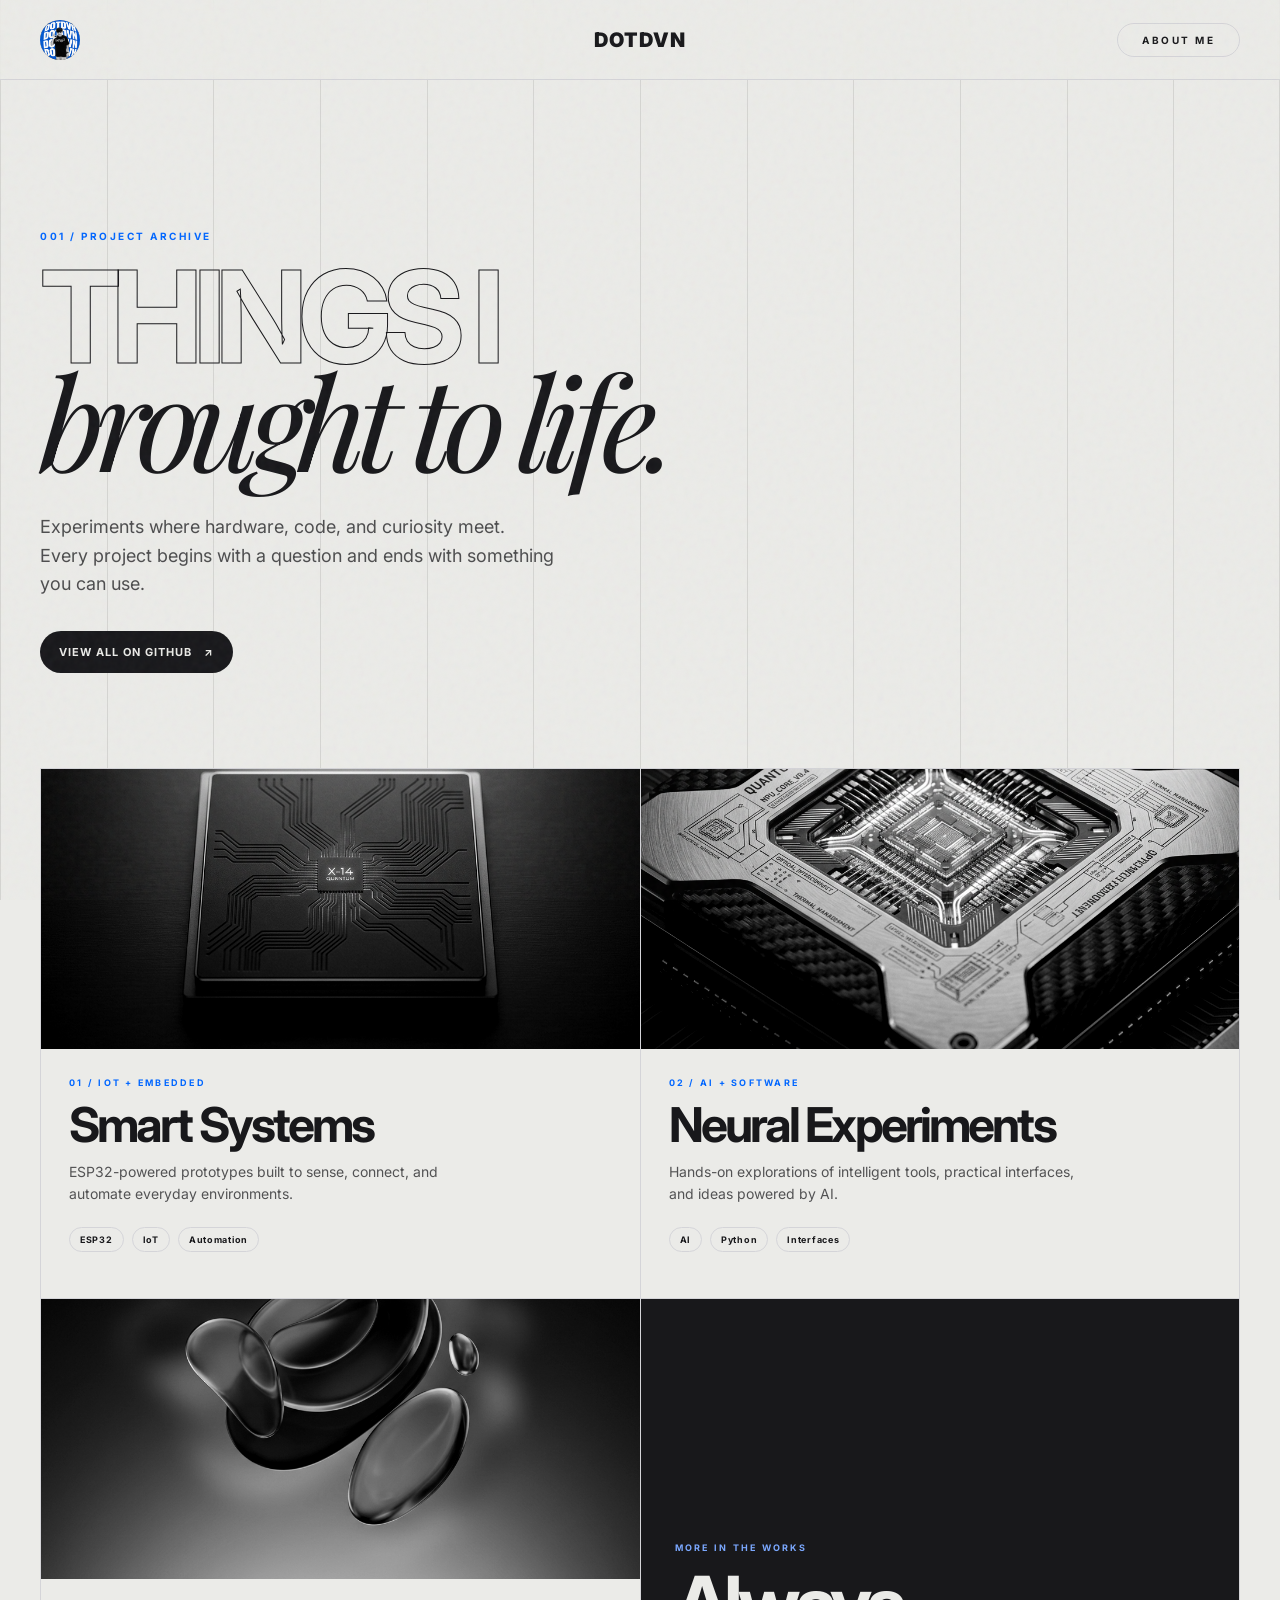
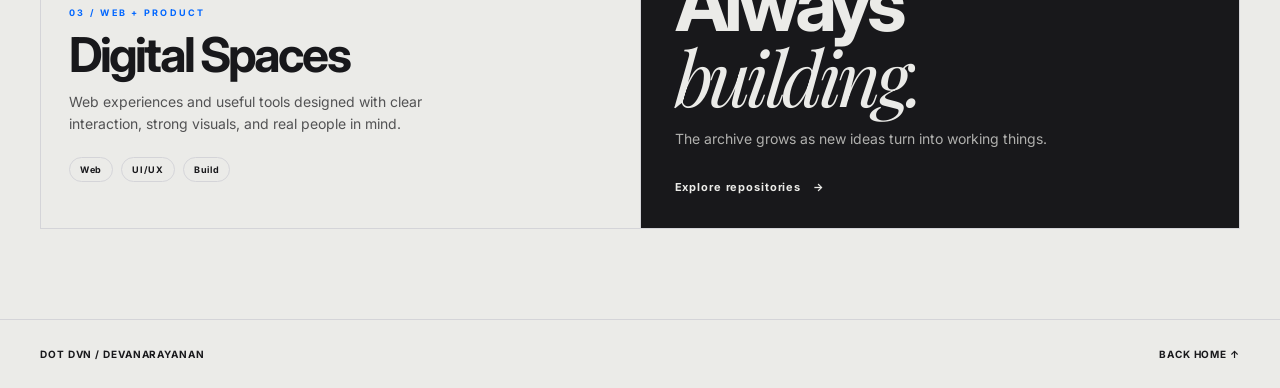
<file: projects.html>
<!DOCTYPE html>
<html lang="en">
<head>
  <meta charset="UTF-8">
  <meta name="viewport" content="width=device-width, initial-scale=1.0">
  <title>Projects | DOT DVN — Devanarayanan</title>
  <meta name="description" content="A selection of electronics, IoT, AI, and software projects by Devanarayanan, also known as DOT DVN.">
  <meta name="robots" content="index, follow">
  <link rel="canonical" href="https://dotdvn.me/projects.html">
  <link rel="icon" type="image/png" href="logo.png">
  <link rel="preconnect" href="https://fonts.googleapis.com">
  <link rel="preconnect" href="https://fonts.gstatic.com" crossorigin>
  <link href="https://fonts.googleapis.com/css2?family=Inter:wght@400;700;900&family=Playfair+Display:ital,wght@0,400;1,400&display=swap" rel="stylesheet">
  <link rel="stylesheet" href="styles.css">
</head>
<body class="projects-page">
  <div class="noise-overlay"></div>
  <div class="grid-lines-container" aria-hidden="true">
    <div class="grid-line"></div><div class="grid-line"></div><div class="grid-line"></div><div class="grid-line"></div><div class="grid-line"></div><div class="grid-line"></div><div class="grid-line"></div><div class="grid-line"></div><div class="grid-line"></div><div class="grid-line"></div><div class="grid-line"></div><div class="grid-line"></div>
  </div>
  <header class="sticky-header">
    <div class="header-left"><a href="index.html" class="logo-link"><img src="logo.png" alt="DOTDVN Logo" class="logo-img"></a></div>
    <div class="header-center"><span class="logo-sans">DOTDVN</span></div>
    <div class="header-right"><a href="index.html#about" class="cta-button-link"><span class="cta-button">ABOUT ME</span></a></div>
  </header>
  <main class="projects-main">
    <section class="projects-intro animate-reveal">
      <p class="technical-label">001 / PROJECT ARCHIVE</p>
      <h1><span class="stroke-text">THINGS I</span><br><span class="serif-italic">brought to life.</span></h1>
      <p>Experiments where hardware, code, and curiosity meet. Every project begins with a question and ends with something you can use.</p>
      <a class="projects-github-link" href="https://github.com/dotdvn" target="_blank" rel="noopener noreferrer">VIEW ALL ON GITHUB <span aria-hidden="true">↗</span></a>
    </section>
    <section id="projects-grid" class="projects-grid" aria-label="Selected projects" aria-live="polite">
      <article class="project-card project-card-featured animate-reveal">
        <div class="project-card-image"><img src="hero_microchip.png" alt="Electronic circuit board used to represent embedded system projects"></div>
        <div class="project-card-content"><p class="technical-label">01 / IOT + EMBEDDED</p><h2>Smart Systems</h2><p>ESP32-powered prototypes built to sense, connect, and automate everyday environments.</p><div class="project-tags"><span>ESP32</span><span>IoT</span><span>Automation</span></div></div>
      </article>
      <article class="project-card animate-reveal">
        <div class="project-card-image"><img src="hero_neural_core.png" alt="Abstract neural network visual representing artificial intelligence experiments"></div>
        <div class="project-card-content"><p class="technical-label">02 / AI + SOFTWARE</p><h2>Neural Experiments</h2><p>Hands-on explorations of intelligent tools, practical interfaces, and ideas powered by AI.</p><div class="project-tags"><span>AI</span><span>Python</span><span>Interfaces</span></div></div>
      </article>
      <article class="project-card animate-reveal">
        <div class="project-card-image"><img src="hero_abstract_v2.png" alt="Abstract blue technology artwork representing web and software projects"></div>
        <div class="project-card-content"><p class="technical-label">03 / WEB + PRODUCT</p><h2>Digital Spaces</h2><p>Web experiences and useful tools designed with clear interaction, strong visuals, and real people in mind.</p><div class="project-tags"><span>Web</span><span>UI/UX</span><span>Build</span></div></div>
      </article>
      <article class="project-card project-card-note animate-reveal">
        <p class="technical-label">MORE IN THE WORKS</p>
        <h2>Always<br><span class="serif-italic">building.</span></h2>
        <p>The archive grows as new ideas turn into working things.</p>
        <a href="https://github.com/dotdvn" target="_blank" rel="noopener noreferrer">Explore repositories <span aria-hidden="true">→</span></a>
      </article>
    </section>
  </main>
  <script src="projects.js"></script>
  <footer class="projects-footer"><span>DOT DVN / DEVANARAYANAN</span><a href="index.html">BACK HOME ↑</a></footer>
</body>
</html>
</file>
<file: styles.css>
html {
    scroll-behavior: smooth;
}

:root {

    --bg-color: #EBEBE8;
    --fg-color: #18181B;
    --accent-blue: #0066FF;
    --border-color: #D4D4D8;
    --status-green: #22C55E;

    --font-sans: 'Inter', sans-serif;
    --font-serif: 'Playfair Display', serif;

    --max-width: 1600px;
    --grid-columns: 12;

    --transition-curve: cubic-bezier(0.16, 1, 0.3, 1);
    --reveal-duration: 1.2s;
}

@keyframes revealUp {
    from {
        opacity: 0;
        transform: translateY(40px);
    }

    to {
        opacity: 1;
        transform: translateY(0);
    }
}

@keyframes fadeIn {
    from {
        opacity: 0;
    }

    to {
        opacity: 1;
    }
}

@keyframes clipReveal {
    from {
        clip-path: inset(100% 0 0 0);
    }

    to {
        clip-path: inset(0% 0 0 0);
    }
}

.animate-reveal {
    opacity: 0;
    animation: revealUp var(--reveal-duration) var(--transition-curve) forwards;
}

.animate-fade {
    opacity: 0;
    animation: fadeIn 1s ease forwards;
}

.animate-clip {
    animation: clipReveal 1.5s var(--transition-curve) forwards;
}


* {
    margin: 0;
    padding: 0;
    box-sizing: border-box;
}

html,
body {
    width: 100%;
    min-height: 100vh;
    background-color: var(--bg-color);
    color: var(--fg-color);
    font-family: var(--font-sans);
    overflow-x: hidden;
    scroll-behavior: smooth;
}

.noise-overlay {
    position: fixed;
    top: 0;
    left: 0;
    width: 100vw;
    height: 100vh;
    pointer-events: none;
    z-index: 9999;
    opacity: 0.04;
    background-image: url("data:image/svg+xml,%3Csvg viewBox='0 0 200 200' xmlns='http://www.w3.org/2000/svg'%3E%3Cfilter id='noiseFilter'%3E%3CfeTurbulence type='fractalNoise' baseFrequency='0.65' numOctaves='3' stitchTiles='stitch'/%3E%3C/filter%3E%3Crect width='100%25' height='100%25' filter='url(%23noiseFilter)'/%3E%3C/svg%3E");
}

.grid-lines-container {
    position: fixed;
    top: 0;
    left: 50%;
    transform: translateX(-50%);
    width: 100%;
    max-width: var(--max-width);
    height: 100vh;
    display: grid;
    grid-template-columns: repeat(var(--grid-columns), 1fr);
    pointer-events: none;
    z-index: 0;
}

.grid-line {
    border-left: 1px solid rgba(24, 24, 27, 0.1);
    height: 100%;
}

.grid-line:last-child {
    border-right: 1px solid rgba(24, 24, 27, 0.1);
}

.stroke-text {
    -webkit-text-stroke: 1px var(--fg-color);
    color: transparent;
}

.serif-italic {
    font-family: var(--font-serif);
    font-style: italic;
    font-weight: 400;
}

.technical-label {
    font-size: 10px;
    font-weight: 700;
    text-transform: uppercase;
    letter-spacing: 0.25em;
}

.status-indicator {
    display: flex;
    align-items: center;
    gap: 8px;
}

.status-pulse {
    width: 6px;
    height: 6px;
    background-color: var(--status-green);
    border-radius: 50%;
    position: relative;
}

.status-pulse::after {
    content: '';
    position: absolute;
    top: -4px;
    left: -4px;
    right: -4px;
    bottom: -4px;
    border: 1px solid var(--status-green);
    border-radius: 50%;
    animation: pulse 2s cubic-bezier(0.16, 1, 0.3, 1) infinite;
}

@keyframes pulse {
    0% {
        transform: scale(0.5);
        opacity: 1;
    }

    100% {
        transform: scale(2);
        opacity: 0;
    }
}

main {
    position: relative;
    z-index: 1;
    max-width: var(--max-width);
    margin: 0 auto;
}

.sticky-header {
    position: sticky;
    top: 0;
    left: 0;
    width: 100%;
    height: 80px;
    background-color: rgba(235, 235, 232, 0.8);
    backdrop-filter: blur(10px);
    -webkit-backdrop-filter: blur(10px);
    border-bottom: 1px solid var(--border-color);
    display: grid;
    grid-template-columns: 1fr auto 1fr;
    align-items: center;
    padding: 0 40px;
    z-index: 100;
    animation: revealUp 1s var(--transition-curve) both;
}

.header-nav {
    display: flex;
    gap: 24px;
}

.nav-link {
    font-size: 10px;
    font-weight: 700;
    text-transform: uppercase;
    letter-spacing: 0.25em;
    color: var(--fg-color);
    text-decoration: none;
    transition: color 0.3s var(--transition-curve);
}

.nav-link:hover {
    color: var(--accent-blue);
}

.header-left {
    display: flex;
    align-items: center;
    justify-content: flex-start;
}

.header-center {
    display: flex;
    align-items: center;
    justify-content: center;
    font-size: 20px;
    letter-spacing: 0.05em;
}

.header-right {
    display: flex;
    align-items: center;
    justify-content: flex-end;
}

.logo-link,
.cta-button-link {
    text-decoration: none;
    display: flex;
    align-items: center;
    color: inherit;
}

.logo-img {
    height: 40px;
    width: 40px;
    border-radius: 50%;
    object-fit: cover;
}

.logo-sans {
    font-weight: 900;
}

.cta-button {
    background: transparent;
    border: 1px solid var(--border-color);
    border-radius: 9999px;
    padding: 10px 24px;
    font-size: 10px;
    font-weight: 700;
    text-transform: uppercase;
    letter-spacing: 0.25em;
    color: var(--fg-color);
    cursor: pointer;
    transition: all 0.3s var(--transition-curve);
    font-family: var(--font-sans);
}

.cta-button:hover {
    background-color: var(--fg-color);
    color: var(--bg-color);
}

.hero-section {
    display: grid;
    grid-template-columns: repeat(12, 1fr);
    min-height: calc(100vh - 80px);
    border-bottom: 1px solid var(--border-color);
}

.hero-left {
    grid-column: span 7;
    padding: 80px 40px;
    display: flex;
    flex-direction: column;
    justify-content: center;
    border-right: 1px solid var(--border-color);
}

.hero-left .status-indicator {
    margin-bottom: 40px;
}

.status-text {
    font-size: 10px;
    font-weight: 700;
    text-transform: uppercase;
    letter-spacing: 0.25em;
}

.hero-heading {
    font-size: clamp(40px, 5vw, 110px);
    line-height: 1.0;
    letter-spacing: -0.05em;
    margin-bottom: 60px;
    text-transform: uppercase;
}

.hero-heading span {
    display: block;
    opacity: 0;
    animation: revealUp 1.2s var(--transition-curve) forwards;
}

.hero-heading span:nth-child(1) {
    animation-delay: 0.2s;
}

.hero-heading span:nth-child(2) {
    animation-delay: 0.35s;
}

.hero-heading span:nth-child(3) {
    animation-delay: 0.5s;
}

.hero-heading span:nth-child(4) {
    animation-delay: 0.65s;
}

.hero-heading .hero-subtitle {
    font-family: var(--font-sans);
    font-size: clamp(14px, 1.5vw, 24px);
    font-weight: 700;
    text-transform: uppercase;
    letter-spacing: 0.15em;
    color: var(--accent-blue);
    margin-top: 20px;
    -webkit-text-stroke: 0px;
}


.hero-heading .serif-italic {
    text-transform: none;
    display: inline-block;
    padding-left: 2%;
    font-size: 0.9em;
}

.technical-readout {
    display: flex;
    gap: 40px;
    font-size: 10px;
    font-family: monospace;
    font-weight: 700;
    letter-spacing: 0.1em;
    margin-bottom: 60px;
    color: rgba(24, 24, 27, 0.6);
}

.hero-action-group {
    display: flex;
    align-items: center;
    gap: 60px;
    align-self: flex-start;
}

.hero-start-button {
    display: flex;
    align-items: center;
    gap: 16px;
    background: transparent;
    border: 1px solid var(--fg-color);
    padding: 20px 40px;
    font-size: 12px;
    font-weight: 700;
    text-transform: uppercase;
    letter-spacing: 0.2em;
    color: var(--fg-color);
    cursor: pointer;
    font-family: var(--font-sans);
    transition: all 0.4s var(--transition-curve);
    position: relative;
    overflow: hidden;
}

.hero-start-button::before {
    content: '';
    position: absolute;
    top: 0;
    left: 0;
    width: 100%;
    height: 100%;
    background-color: var(--fg-color);
    transform: scaleX(0);
    transform-origin: right;
    transition: transform 0.6s var(--transition-curve);
    z-index: -1;
}

.hero-start-button:hover {
    color: var(--bg-color);
}

.hero-start-button:hover::before {
    transform: scaleX(1);
    transform-origin: left;
}

.hero-start-button:hover .arrow-icon {
    transform: rotate(45deg);
}

.arrow-icon {
    transition: transform 0.4s var(--transition-curve);
}

.hero-socials {
    display: flex;
    gap: 32px;
    align-items: center;
}

.social-link {
    color: var(--fg-color);
    opacity: 0.4;
    transition: all 0.4s var(--transition-curve);
    display: flex;
    align-items: center;
    justify-content: center;
}

.social-link:hover {
    opacity: 1;
    transform: translateY(-2px);
    color: var(--accent-blue);
}

.hero-right {
    grid-column: span 5;
    padding: 20px;
    display: flex;
    align-items: stretch;
}

.hero-image-container {
    width: 100%;
    position: relative;
    border: 1px solid var(--border-color);
    overflow: hidden;
}

.hero-img {
    width: 100%;
    height: 100%;
    object-fit: cover;
    filter: grayscale(1);
    transition: filter 0.6s var(--transition-curve);
}

.hero-image-container:hover .hero-img {
    filter: grayscale(0);
}

.glass-card {
    position: absolute;
    bottom: 20px;
    left: 20px;
    right: 20px;
    background: rgba(255, 255, 255, 0.1);
    backdrop-filter: blur(12px);
    -webkit-backdrop-filter: blur(12px);
    border: 1px solid rgba(255, 255, 255, 0.2);
    padding: 20px;
    color: white;
}

.system-status-bar {
    margin-bottom: 12px;
}

.system-status-bar span {
    display: block;
    font-size: 10px;
    font-family: monospace;
    letter-spacing: 0.1em;
    margin-bottom: 4px;
}

.bar-bg {
    width: 100%;
    height: 2px;
    background: rgba(255, 255, 255, 0.2);
}

.bar-fill {
    height: 100%;
    background: var(--accent-blue);
}

.mono-identifiers {
    font-size: 10px;
    font-family: monospace;
    letter-spacing: 0.1em;
    opacity: 0.7;
    margin-top: 16px;
    padding-top: 16px;
    border-top: 1px solid rgba(255, 255, 255, 0.2);
}

.marquee-container {
    width: 100vw;
    position: relative;
    left: 50%;
    transform: translateX(-50%);
    height: 120px;
    background-color: #F4F4F5;
    border-bottom: 1px solid var(--border-color);
    display: flex;
    align-items: center;
    overflow: hidden;
    white-space: nowrap;
}

.marquee-track {
    display: flex;
    animation: scroll 20s linear infinite;
}

.marquee-content {
    display: flex;
    align-items: center;
    gap: 40px;
    padding-right: 40px;
}

.marquee-content span {
    font-size: clamp(40px, 4vw, 72px);
    font-weight: 900;
    text-transform: uppercase;
}

@keyframes scroll {
    0% {
        transform: translateX(0);
    }

    100% {
        transform: translateX(-50%);
    }
}


.parallax-section {
    min-height: 80vh;
    display: flex;
    align-items: center;
    justify-content: center;
    border-bottom: 1px solid var(--border-color);
    padding: 80px 20px;
}

.parallax-content {
    text-align: center;
}

.parallax-text {
    font-size: clamp(40px, 6vw, 100px);
    line-height: 1.1;
    font-weight: 900;
    letter-spacing: -0.02em;
}

.parallax-text .serif-italic {
    font-size: 1.1em;
    color: var(--accent-blue);
}

.massive-footer {
    background-color: var(--fg-color);
    color: var(--bg-color);
    position: relative;
    overflow: hidden;
    padding: 120px 40px 40px 40px;
    min-height: 80vh;
    display: flex;
    flex-direction: column;
    justify-content: space-between;
}

.massive-footer {
    width: 100vw;
    margin-left: calc(-50vw + 50%);
}

.footer-background-marquee {
    position: absolute;
    bottom: -5%;
    left: 0;
    width: 200%;
    display: flex;
    white-space: nowrap;
    opacity: 0.1;
    font-size: 20vw;
    font-weight: 900;
    line-height: 0.8;
    pointer-events: none;
    animation: scroll-footer 40s linear infinite;
}

@keyframes scroll-footer {
    0% {
        transform: translateX(0);
    }

    100% {
        transform: translateX(-50%);
    }
}

.footer-content {
    position: relative;
    z-index: 1;
    display: flex;
    flex-direction: column;
    height: 100%;
    justify-content: space-between;
    flex-grow: 1;
    max-width: var(--max-width);
    margin: 0 auto;
    width: 100%;
}

.footer-top {
    margin-top: 80px;
}

.contact-link {
    font-size: clamp(40px, 6vw, 96px);
    font-weight: 900;
    color: var(--bg-color);
    text-decoration: none;
    position: relative;
    display: inline-block;
    transition: color 0.4s var(--transition-curve);
}

.contact-link::after {
    content: '';
    position: absolute;
    bottom: 0;
    left: 0;
    width: 100%;
    height: 2px;
    background-color: var(--accent-blue);
    transform: scaleX(0);
    transform-origin: right;
    transition: transform 0.6s var(--transition-curve);
}

.contact-link:hover {
    color: var(--accent-blue);
}

.contact-link:hover::after {
    transform: scaleX(1);
    transform-origin: left;
}

.footer-bottom {
    display: flex;
    justify-content: space-between;
    align-items: center;
    border-top: 1px solid rgba(235, 235, 232, 0.2);
    padding-top: 40px;
}

.footer-status {
    display: flex;
    align-items: center;
    gap: 12px;
    font-size: 10px;
    font-weight: 700;
    letter-spacing: 0.2em;
}

.footer-copyright {
    font-size: 10px;
    font-weight: 700;
    letter-spacing: 0.2em;
    color: rgba(235, 235, 232, 0.5);
}

@media (max-width: 1024px) {
    .hero-section {
        grid-template-columns: 1fr;
    }

    .hero-left,
    .hero-right {
        grid-column: span 12;
    }

    .hero-right {
        min-height: 50vh;
    }

    .project-row {
        grid-template-columns: 1fr;
        padding: 20px;
    }

    .project-info {
        grid-column: span 12;
    }

    .project-meta {
        display: none;
    }

    .project-image-wrapper {
        width: 100%;
    }
}

.about-section {
    padding-top: 140px;
    display: grid;
    grid-template-columns: repeat(12, 1fr);
    align-items: center;
    min-height: calc(100vh - 100px);
    padding-bottom: 100px;
}

.about-left {
    grid-column: 1 / span 7;
    padding: 0 40px;
    display: flex;
    flex-direction: column;
}

.about-right {
    grid-column: 8 / span 5;
    padding: 0 40px;
}

.about-eyebrow {
    font-size: 10px;
    font-weight: 700;
    letter-spacing: 0.3em;
    color: var(--accent-blue);
    margin-bottom: 24px;
}

.about-heading {
    font-size: clamp(60px, 8vw, 100px);
    line-height: 0.9;
    margin-bottom: 40px;
}

.about-bio {
    font-size: 18px;
    line-height: 1.6;
    color: rgba(24, 24, 27, 0.8);
    max-width: 500px;
    margin-bottom: 60px;
}

.about-bio p {
    margin-bottom: 24px;
}

.about-projects-link {
    width: fit-content;
    display: inline-flex;
    align-items: center;
    gap: 14px;
    margin: -20px 0 48px;
    padding: 14px 20px;
    border: 1px solid var(--border-color);
    border-radius: 9999px;
    color: var(--fg-color);
    font-size: 12px;
    font-weight: 700;
    letter-spacing: 0.08em;
    text-decoration: none;
    transition: background-color 0.3s var(--transition-curve), color 0.3s var(--transition-curve), transform 0.3s var(--transition-curve);
}

.about-projects-link svg {
    transition: transform 0.3s var(--transition-curve);
}

.about-projects-link:hover {
    background-color: var(--fg-color);
    color: var(--bg-color);
    transform: translateY(-3px);
}

.about-projects-link:hover svg {
    transform: translateX(4px);
}

.skill-matrix {
    display: flex;
    flex-direction: column;
    gap: 32px;
    max-width: 400px;
}

.matrix-item {
    display: flex;
    flex-direction: column;
    gap: 12px;
}

.matrix-label {
    font-size: 10px;
    font-weight: 700;
    letter-spacing: 0.15em;
    color: rgba(24, 24, 27, 0.5);
}

.about-image-container {
    width: 100%;
    aspect-ratio: 4/5;
    position: relative;
    border: 1px solid var(--border-color);
    overflow: hidden;
}

.about-img {
    width: 100%;
    height: 100%;
    object-fit: cover;
    transition: transform 0.6s var(--transition-curve);
}

.about-image-container:hover .about-img {
    transform: scale(1.05);
}

.spec-sheet {
    position: absolute;
    bottom: 0;
    left: 0;
    width: 100%;
    background: rgba(255, 255, 255, 0.9);
    backdrop-filter: blur(10px);
    padding: 30px;
    border-top: 1px solid var(--border-color);
    display: flex;
    flex-direction: column;
    gap: 16px;
}

.spec-row {
    display: flex;
    justify-content: space-between;
    font-size: 10px;
    font-weight: 700;
}

.spec-key {
    color: rgba(24, 24, 27, 0.4);
    letter-spacing: 0.1em;
}

.spec-val {
    letter-spacing: 0.05em;
}

@media (max-width: 1024px) {
    .hero-section {
        grid-template-columns: 1fr;
        height: auto;
        padding-top: 120px;
    }

    .hero-left {
        grid-column: span 12;
        border-right: none;
        border-bottom: 1px solid var(--border-color);
        padding: 60px 40px;
    }

    .hero-right {
        grid-column: span 12;
        min-height: 500px;
        padding: 40px;
    }

    .hero-title {
        font-size: clamp(64px, 15vw, 100px);
    }

    .about-section {
        grid-template-columns: 1fr;
        padding-top: 80px;
        min-height: auto;
    }

    .about-left,
    .about-right {
        grid-column: 1 / -1;
        padding: 20px 40px;
    }

    .about-right {
        margin-top: 40px;
    }

    .about-heading {
        font-size: clamp(48px, 12vw, 80px);
    }
}

@media (max-width: 768px) {
    .sticky-header {
        height: 60px;
        padding: 0 20px;
        grid-template-columns: 1fr auto;
    }

    .header-center {
        display: none;
    }

    .header-left .logo-img {
        height: 32px;
        width: 32px;
    }

    .cta-button {
        padding: 6px 14px;
        font-size: 8px;
    }

    .hero-left {
        padding: 40px 20px;
    }

    .hero-heading {
        font-size: 44px;
        line-height: 1.1;
        margin-bottom: 30px;
    }

    .hero-heading .serif-italic {
        display: block;
        padding-left: 0;
        margin-top: 5px;
    }

    .technical-readout {
        flex-direction: column;
        gap: 8px;
        margin-bottom: 40px;
    }

    .hero-action-group {
        flex-direction: column;
        align-items: stretch;
        gap: 24px;
    }

    .hero-start-button {
        width: 100%;
        justify-content: center;
        padding: 16px 30px;
    }

    .hero-socials {
        justify-content: center;
        padding-top: 20px;
        border-top: 1px solid rgba(24, 24, 27, 0.1);
        gap: 24px;
    }

    .marquee-container {
        height: 60px;
    }

    .marquee-content span {
        font-size: 28px;
    }

    .about-section {
        padding-top: 40px;
        padding-bottom: 60px;
    }

    .about-left,
    .about-right {
        padding: 0 20px;
    }

    .about-heading {
        font-size: 36px;
        margin-bottom: 24px;
    }

    .about-description {
        font-size: 16px;
        line-height: 1.7;
    }

    .massive-footer {
        padding: 60px 20px 30px 20px;
        min-height: 50vh;
    }

    .contact-link {
        font-size: 28px;
        margin-bottom: 40px;
    }

    .footer-background-marquee {
        font-size: 35vw;
        bottom: 10%;
    }

    .footer-socials {
        gap: 20px;
        justify-content: center;
        margin-top: 0;
    }

    .footer-bottom {
        flex-direction: column;
        align-items: center;
        text-align: center;
        gap: 24px;
        padding-top: 60px;
    }
}

.footer-socials {
    display: flex;
    flex-wrap: wrap;
    gap: 30px;
    margin-top: 24px;
}

.footer-social-link {
    color: rgba(255, 255, 255, 0.4);
    text-decoration: none;
    transition: color 0.3s ease, transform 0.3s var(--transition-curve);
    display: flex;
    align-items: center;
    justify-content: center;
}

.footer-social-link:hover {
    color: var(--accent-blue);
    transform: translateY(-3px);
}

.footer-social-link svg {
    width: 28px;
    height: 28px;
}
.projects-main { position: relative; z-index: 1; max-width: var(--max-width); margin: 0 auto; padding: 150px 40px 90px; }
.projects-intro { max-width: 800px; margin-bottom: 95px; }
.projects-intro .technical-label { color: var(--accent-blue); margin-bottom: 24px; }
.projects-intro h1 { font-size: clamp(56px, 10vw, 145px); line-height: .8; letter-spacing: -.08em; margin-bottom: 35px; }
.projects-intro p:not(.technical-label) { max-width: 515px; font-size: 18px; line-height: 1.6; color: rgba(24, 24, 27, .75); }
.projects-github-link { display: inline-flex; gap: 12px; margin-top: 32px; padding: 14px 19px; background: var(--fg-color); color: var(--bg-color); border-radius: 999px; font-size: 11px; font-weight: 700; letter-spacing: .09em; text-decoration: none; transition: transform .3s var(--transition-curve), background .3s var(--transition-curve); }
.projects-github-link:hover { background: var(--accent-blue); transform: translateY(-3px); }
.projects-grid { display: grid; grid-template-columns: repeat(2, minmax(0, 1fr)); border-top: 1px solid var(--border-color); border-left: 1px solid var(--border-color); }
.project-card { min-height: 530px; display: flex; flex-direction: column; border-right: 1px solid var(--border-color); border-bottom: 1px solid var(--border-color); background: rgba(235, 235, 232, .82); transition: background .35s var(--transition-curve); }
.project-card:hover { background: #fff; }
.project-card-image { height: 280px; overflow: hidden; background: var(--fg-color); }
.project-card-image img { width: 100%; height: 100%; object-fit: cover; filter: grayscale(1) contrast(1.12); transition: filter .5s var(--transition-curve), transform .7s var(--transition-curve); }
.project-card:hover .project-card-image img { filter: grayscale(0) contrast(1); transform: scale(1.05); }
.project-card-content { padding: 28px; }
.project-card .technical-label { color: var(--accent-blue); font-size: 9px; }
.project-card h2 { margin: 14px 0 13px; font-size: clamp(30px, 4vw, 48px); letter-spacing: -.06em; line-height: .95; }
.project-card-content > p:not(.technical-label), .project-card-note > p:not(.technical-label) { font-size: 14px; line-height: 1.6; color: rgba(24, 24, 27, .72); max-width: 420px; }
.project-tags { display: flex; flex-wrap: wrap; gap: 8px; margin-top: 21px; }
.project-tags span { border: 1px solid var(--border-color); border-radius: 999px; padding: 6px 10px; font-size: 9px; font-weight: 700; letter-spacing: .08em; }
.project-card-note { justify-content: flex-end; padding: 34px; background: var(--fg-color); color: var(--bg-color); }
.project-card-note .technical-label { color: #7ba8ff; }
.project-card-note h2 { font-size: clamp(44px, 6vw, 76px); }
.project-card-note > p:not(.technical-label) { color: rgba(235, 235, 232, .72); }
.project-card-note a { display: inline-flex; gap: 12px; margin-top: 30px; color: var(--bg-color); font-size: 11px; font-weight: 700; letter-spacing: .08em; text-decoration: none; }
.project-card-note a:hover { color: #7ba8ff; }
.projects-footer { position: relative; z-index: 1; display: flex; justify-content: space-between; padding: 28px 40px; border-top: 1px solid var(--border-color); font-size: 10px; font-weight: 700; letter-spacing: .09em; }
.projects-footer a { color: inherit; text-decoration: none; }
.projects-footer a:hover { color: var(--accent-blue); }
@media (max-width: 700px) { .projects-main { padding: 120px 20px 60px; } .projects-intro { margin-bottom: 60px; } .projects-grid { grid-template-columns: 1fr; } .project-card { min-height: auto; } .project-card-image { height: 230px; } .projects-footer { padding: 24px 20px; } }

.project-image-fallback { color: var(--bg-color); font-size: 10px; font-weight: 700; letter-spacing: .13em; }
.project-open-link { display: inline-flex; margin-top: 22px; color: var(--accent-blue); font-size: 10px; font-weight: 700; letter-spacing: .09em; text-decoration: none; }
.project-open-link:hover { color: var(--fg-color); }
</file>
